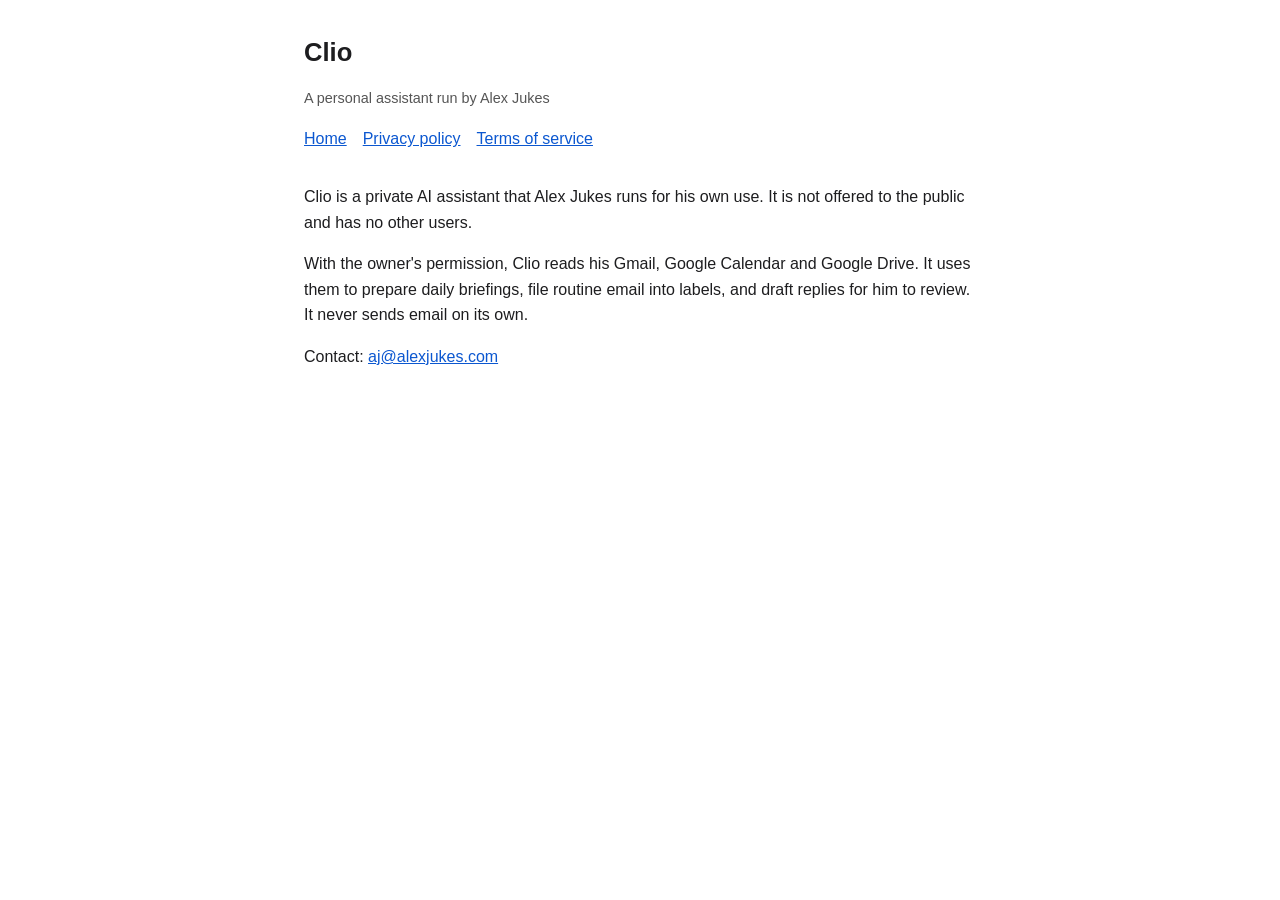
<file: index.html>
<!doctype html>
<html lang="en">
<head><meta charset="utf-8"><meta name="viewport" content="width=device-width, initial-scale=1"><title>Clio</title><link rel="stylesheet" href="style.css"></head>
<body>
<h1>Clio</h1>
<p class="muted">A personal assistant run by Alex Jukes</p>
<nav><a href="./">Home</a><a href="privacy.html">Privacy policy</a><a href="terms.html">Terms of service</a></nav>
<p>Clio is a private AI assistant that Alex Jukes runs for his own use. It is not offered to the public and has no other users.</p>
<p>With the owner's permission, Clio reads his Gmail, Google Calendar and Google Drive. It uses them to prepare daily briefings, file routine email into labels, and draft replies for him to review. It never sends email on its own.</p>
<p>Contact: <a href="mailto:aj@alexjukes.com">aj@alexjukes.com</a></p>
</body>
</html>
</file>
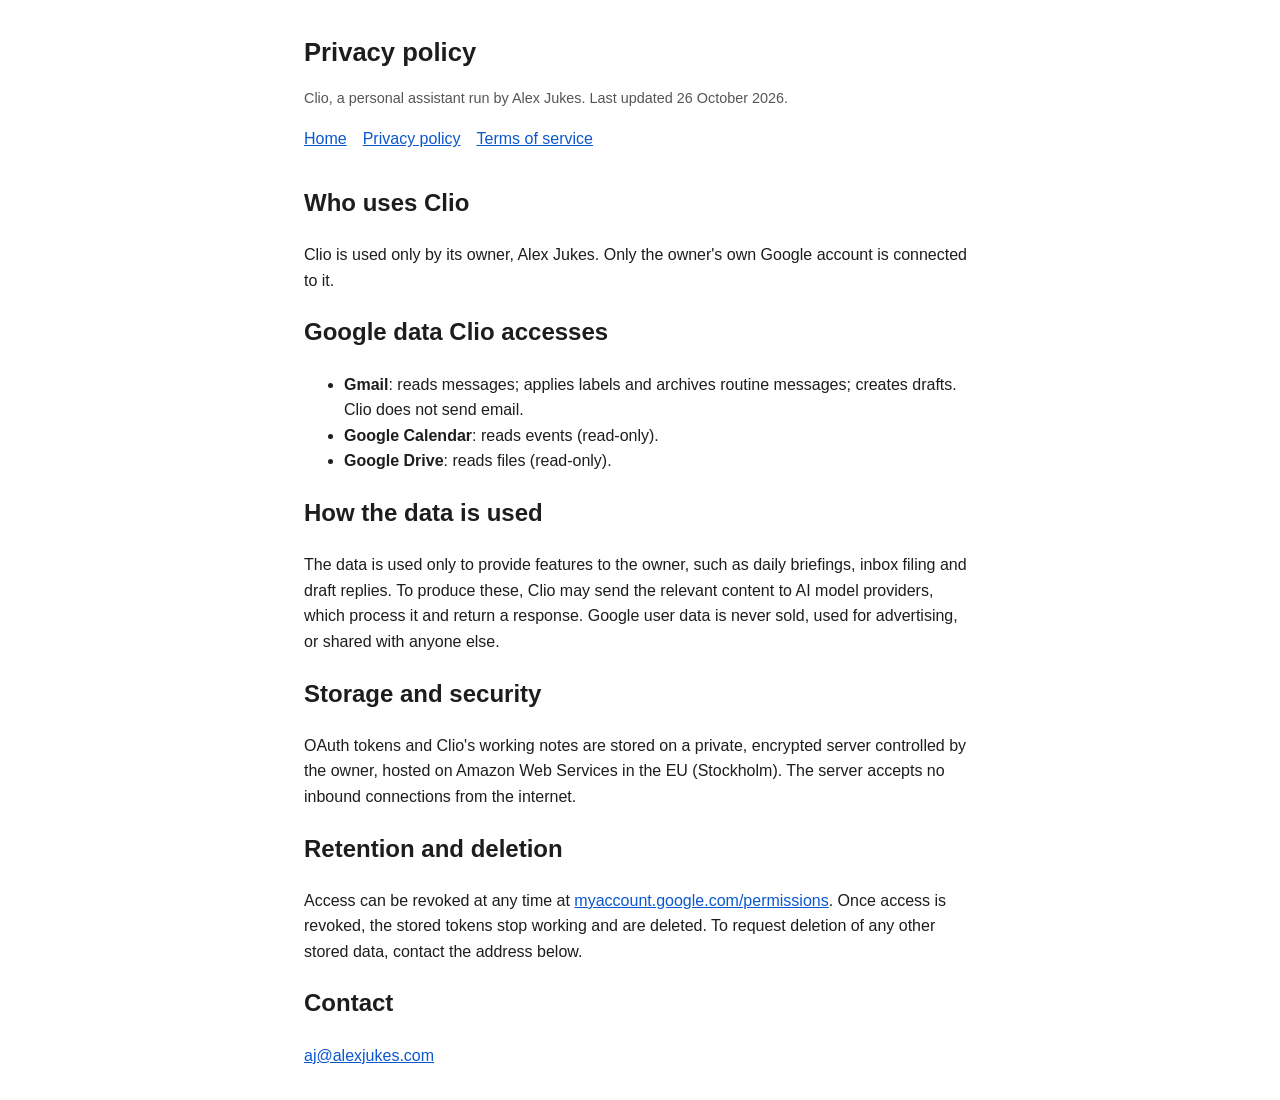
<file: privacy.html>
<!doctype html>
<html lang="en">
<head><meta charset="utf-8"><meta name="viewport" content="width=device-width, initial-scale=1"><title>Clio privacy policy</title><link rel="stylesheet" href="style.css"></head>
<body>
<h1>Privacy policy</h1>
<p class="muted">Clio, a personal assistant run by Alex Jukes. Last updated 26 October 2026.</p>
<nav><a href="./">Home</a><a href="privacy.html">Privacy policy</a><a href="terms.html">Terms of service</a></nav>

<h2>Who uses Clio</h2>
<p>Clio is used only by its owner, Alex Jukes. Only the owner's own Google account is connected to it.</p>

<h2>Google data Clio accesses</h2>
<ul>
  <li><strong>Gmail</strong>: reads messages; applies labels and archives routine messages; creates drafts. Clio does not send email.</li>
  <li><strong>Google Calendar</strong>: reads events (read-only).</li>
  <li><strong>Google Drive</strong>: reads files (read-only).</li>
</ul>

<h2>How the data is used</h2>
<p>The data is used only to provide features to the owner, such as daily briefings, inbox filing and draft replies. To produce these, Clio may send the relevant content to AI model providers, which process it and return a response. Google user data is never sold, used for advertising, or shared with anyone else.</p>

<h2>Storage and security</h2>
<p>OAuth tokens and Clio's working notes are stored on a private, encrypted server controlled by the owner, hosted on Amazon Web Services in the EU (Stockholm). The server accepts no inbound connections from the internet.</p>

<h2>Retention and deletion</h2>
<p>Access can be revoked at any time at <a href="https://myaccount.google.com/permissions">myaccount.google.com/permissions</a>. Once access is revoked, the stored tokens stop working and are deleted. To request deletion of any other stored data, contact the address below.</p>

<h2>Contact</h2>
<p><a href="mailto:aj@alexjukes.com">aj@alexjukes.com</a></p>
</body>
</html>
</file>
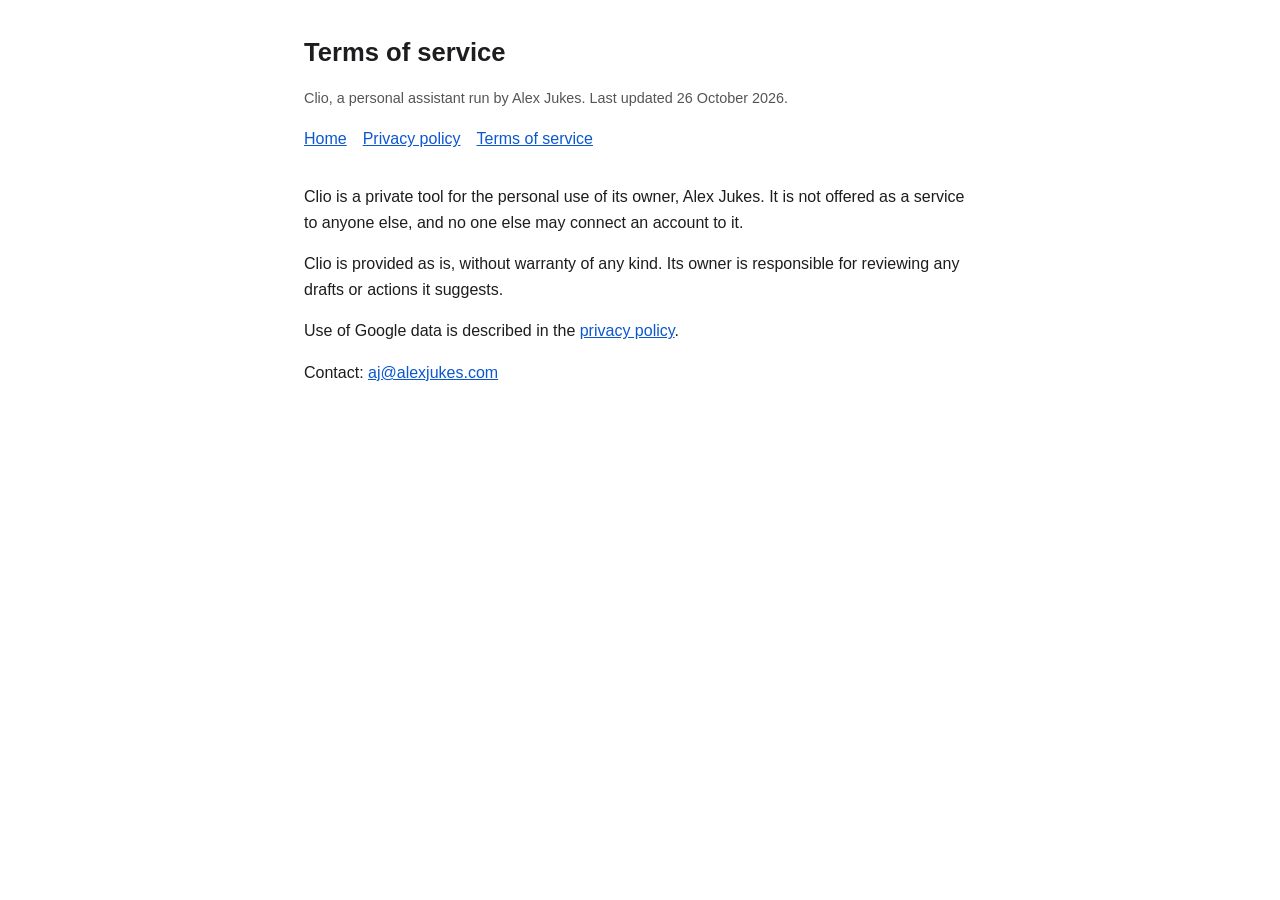
<file: terms.html>
<!doctype html>
<html lang="en">
<head><meta charset="utf-8"><meta name="viewport" content="width=device-width, initial-scale=1"><title>Clio terms of service</title><link rel="stylesheet" href="style.css"></head>
<body>
<h1>Terms of service</h1>
<p class="muted">Clio, a personal assistant run by Alex Jukes. Last updated 26 October 2026.</p>
<nav><a href="./">Home</a><a href="privacy.html">Privacy policy</a><a href="terms.html">Terms of service</a></nav>
<p>Clio is a private tool for the personal use of its owner, Alex Jukes. It is not offered as a service to anyone else, and no one else may connect an account to it.</p>
<p>Clio is provided as is, without warranty of any kind. Its owner is responsible for reviewing any drafts or actions it suggests.</p>
<p>Use of Google data is described in the <a href="privacy.html">privacy policy</a>.</p>
<p>Contact: <a href="mailto:aj@alexjukes.com">aj@alexjukes.com</a></p>
</body>
</html>
</file>
<file: style.css>
:root { --fg: #1d1d1f; --muted: #555; --bg: #fff; --link: #0b57d0; }
@media (prefers-color-scheme: dark) { :root { --fg: #e8e8e8; --muted: #aaa; --bg: #161616; --link: #8ab4f8; } }
body { font: 16px/1.6 -apple-system, BlinkMacSystemFont, "Segoe UI", Roboto, sans-serif; color: var(--fg); background: var(--bg); max-width: 42rem; margin: 2rem auto; padding: 0 16px; }
a { color: var(--link); }
h1 { font-size: 1.6rem; margin-bottom: .2rem; }
.muted { color: var(--muted); font-size: .9rem; }
nav { margin: 1rem 0 2rem; display: flex; gap: 1rem; }
</file>
